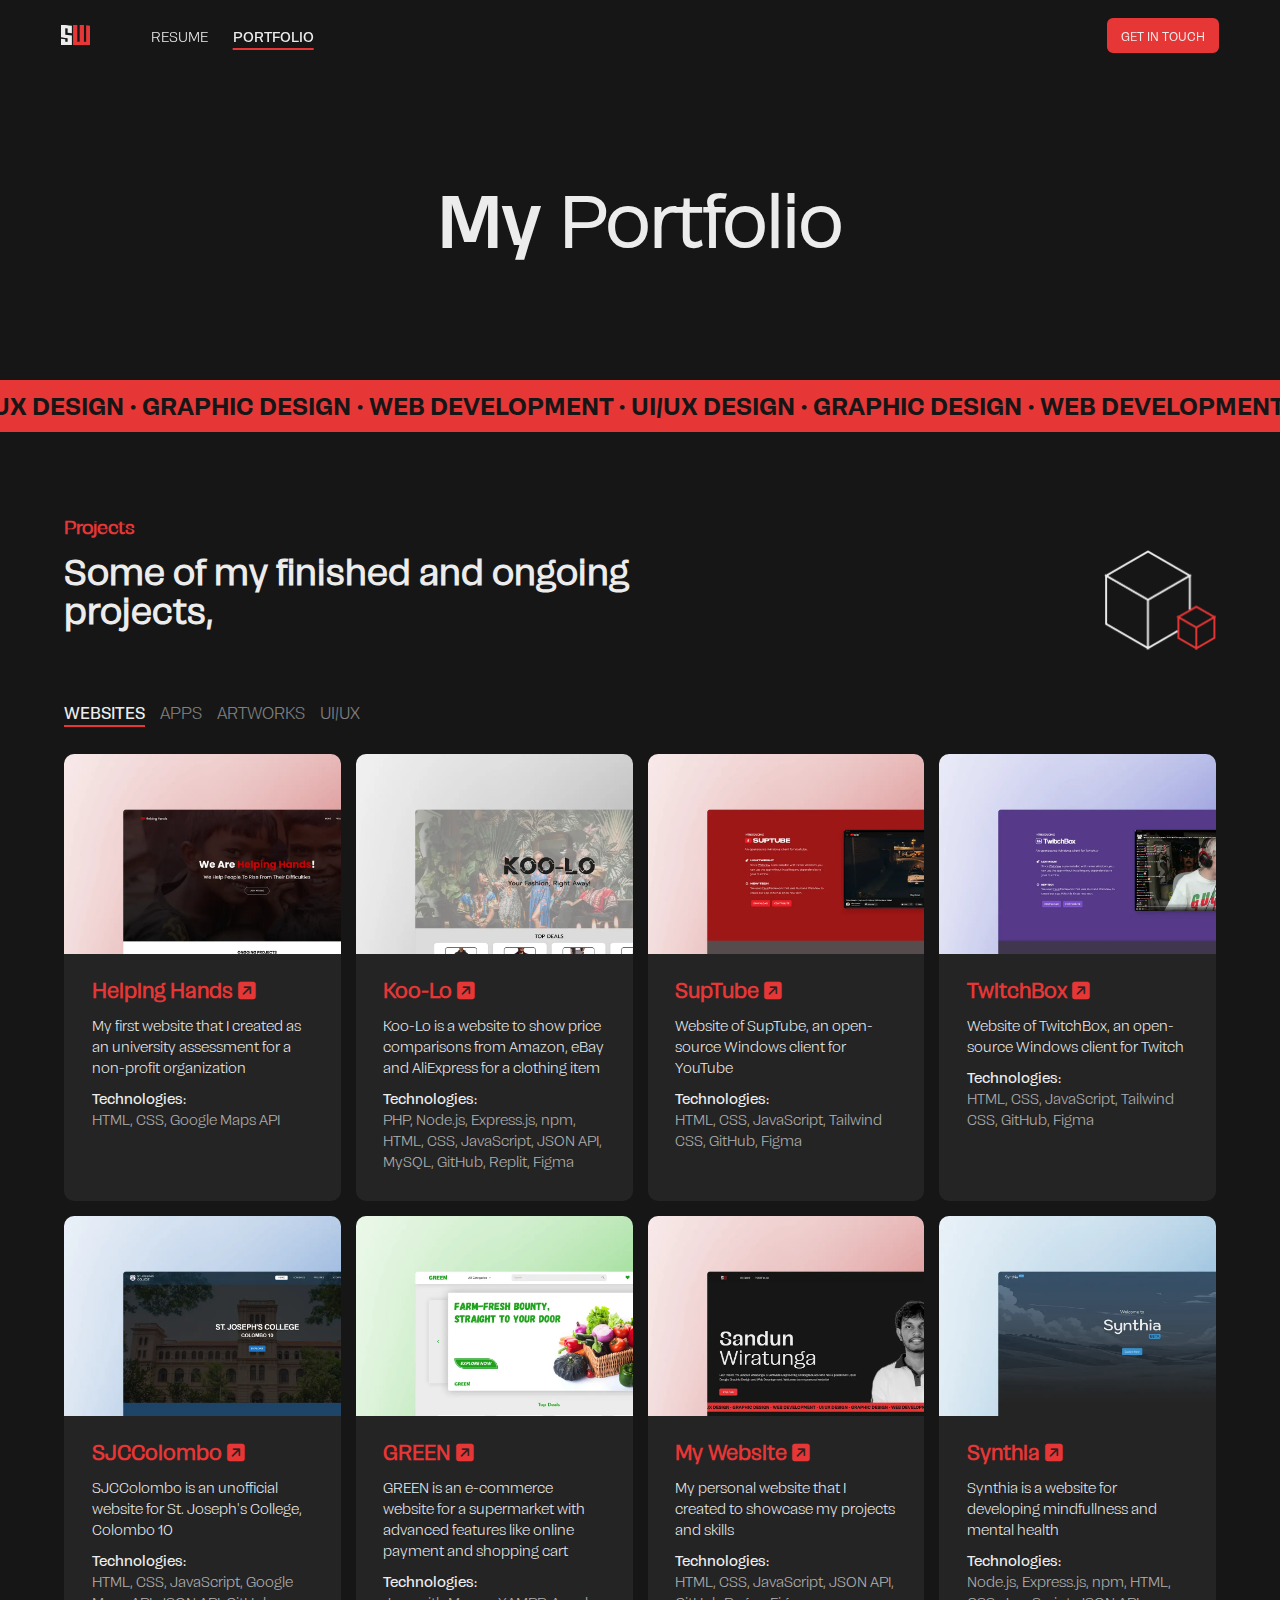
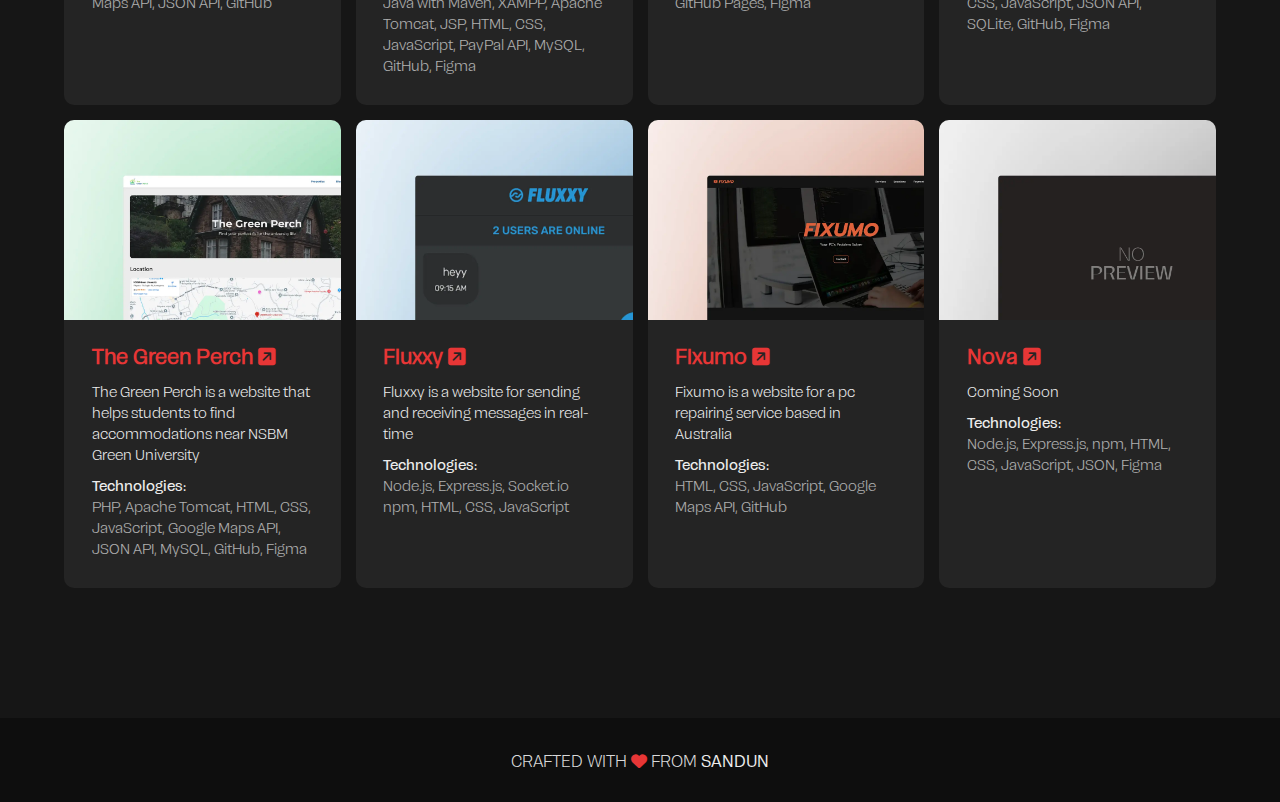
<file: portfolio.html>
<!DOCTYPE html>
<html lang="en">

<head>
	<!-- Google tag (gtag.js) -->
	<script async src="https://www.googletagmanager.com/gtag/js?id=G-GM9T435SFG"></script>
	<script>
		window.dataLayer = window.dataLayer || [];
		function gtag(){dataLayer.push(arguments);}
		gtag('js', new Date());
		gtag('config', 'G-GM9T435SFG');
	</script>

	<meta charset="UTF-8">
	<meta http-equiv="X-UA-Compatible" content="IE=edge">
	<meta name="viewport" content="width=device-width, initial-scale=1.0">
	<meta name="theme-color" content="#CD3131">

	<!-- Meta Tags Start =================================================================================-->
	<meta name="title" content="Sandun Wiratunga - Portfolio">
	<meta name="description" content="Hey There! I'm Sandun Wiratunga, a Software Engineering Undergraduate who has a passion in UI/UX Design, Graphic Design and Web Development. Welcome to my personal website!">
	<!-- Open Graph -->
	<meta property="og:type" content="website">
	<meta property="og:url" content="">
	<meta property="og:title" content="Sandun Wiratunga - Portfolio">
	<meta property="og:description" content="Hey There! I'm Sandun Wiratunga, a Software Engineering Undergraduate who has a passion in UI/UX Design, Graphic Design and Web Development. Welcome to my personal website!">
	<meta property="og:image" content="https://i.postimg.cc/JhGS2GXR/preview.jpg">
	<!-- Twitter -->
	<meta name="twitter:card" content="summary_large_image">
	<meta name="twitter:url" content="">
	<meta name="twitter:title" content="Sandun Wiratunga - Portfolio">
	<meta name="twitter:description" content="Hey There! I'm Sandun Wiratunga, a Software Engineering Undergraduate who has a passion in UI/UX Design, Graphic Design and Web Development. Welcome to my personal website!">
	<meta name="twitter:image" content="https://i.postimg.cc/JhGS2GXR/preview.jpg">
	<!--=================================================================================== Meta Tags End -->

	<title>Sandun Wiratunga - Portfolio</title>

	<link rel="stylesheet" href="/css/fonts.css">
	<link rel="stylesheet" href="/css/style.css">
	<link rel="stylesheet" href="/css/mobile.css">
	<link rel="stylesheet" href="https://cdnjs.cloudflare.com/ajax/libs/font-awesome/6.6.0/css/all.min.css">
	<script src="/script.js" defer></script>
	<script src="/js/portfolio.js" defer></script>
	<script src="/js/footer.js" defer></script>

	<link rel="preload" href="/css/fonts.css" as="style" type="text/css">
	<link rel="preload" href="/css/style.css" as="style" type="text/css">
	<link rel="preload" href="/css/mobile.css" as="style" type="text/css">
	<link rel="preload" href="https://cdnjs.cloudflare.com/ajax/libs/font-awesome/6.6.0/css/all.min.css" as="style" type="text/css" crossorigin>
	<link rel="preload" href="/script.js" as="script" type="text/javascript">
	<link rel="preload" href="/js/portfolio.js" as="script" type="text/javascript">
	<link rel="preload" href="/fonts/Campeche-Light.otf" as="font" type="font/otf" crossorigin>
	<link rel="preload" href="/fonts/Campeche-Regular.otf" as="font" type="font/otf" crossorigin>
	<link rel="preload" href="/fonts/Campeche-Medium.otf" as="font" type="font/otf" crossorigin>
	<link rel="preload" href="/fonts/Campeche-Bold.otf" as="font" type="font/otf" crossorigin>
	<link rel="preload" href="/fonts/CampecheDisplay-Regular.otf" as="font" type="font/otf" crossorigin>
	<link rel="preload" href="/fonts/CampecheDisplay-Medium.otf" as="font" type="font/otf" crossorigin>

	<link rel="icon" href="https://i.postimg.cc/br0TXKGt/favicon.png">
</head>

<body>

	<nav class="flex flexRow">
		<div class="flex flexRow justifyEvenly height100 width100">
			<a class="navLogo flex height100 width20" href="/">
				<svg id="Layer_2" data-name="Layer 2" xmlns="http://www.w3.org/2000/svg" viewBox="0 0 1428 972"><defs><style>.cls-1{fill:#ececec;}.cls-2{fill:#e73636;}</style></defs><path class="cls-1" d="M564.6,548v459.6H35.4V704L243,732.8V850.4H357V677.6L243,662,35.4,634.4V35.6H243L357,50l51.6,7.2,156,20.4V434L357,406.4V207.2L243,192.8v312l114,15.6Z" transform="translate(-35.4 -35.6)"/><path class="cls-2" d="M622.2,1007.6V35.6H829.8V850.4h114V35.6h207.6V850.4h104.4V50l207.6,27.6v930Z" transform="translate(-35.4 -35.6)"/></svg>
			</a>

			<div class="flex justifyStart height100 width70 m-width40 gap25 m-gap15">
				<a class="light m-fontSize12" href="/#resume">RESUME</a>
				<a class="light m-fontSize12 medium activeLink" id="navPortfolioLink" href="/portfolio.html">PORTFOLIO</a>
			</div>

			<script>
				const navPortfolioLink = document.getElementById('navPortfolioLink');

				navPortfolioLink.onclick = () => {
					event.preventDefault();
					document.body.scrollTop = 0; // For Safari
					document.documentElement.scrollTop = 0; // For Chrome, Firefox, IE and Opera
				}
			</script>

			<div class="flex height100">
				<a class="redLinkBtn redBtn regular" href="/#contact">Get In Touch</a>
			</div>
		</div>
	</nav>



	<header class="subheader flex flexCol">
		<div class="flex flexRow justifyCenter alignCenter height100 width100">
			<h1 class="subheaderHeading flex flexRow m-flexCol alignCenter justifyCenter width100 marginT50 gap20 m-gap0">
				<span class="disMedium m-marginB-25">My</span>
				<span class="light">Portfolio</span>
			</h1>
		</div>
	</header>



	<div class="divider bold">
		UI/UX DESIGN • GRAPHIC DESIGN • WEB DEVELOPMENT • UI/UX DESIGN • GRAPHIC DESIGN • WEB DEVELOPMENT • UI/UX DESIGN • GRAPHIC DESIGN • WEB DEVELOPMENT • UI/UX DESIGN • GRAPHIC DESIGN • WEB DEVELOPMENT • UI/UX DESIGN • GRAPHIC DESIGN • WEB DEVELOPMENT
	</div>



	<div class="containerBlock flex">
		<div class="container flex flexCol">
			<h2 class="heading disRegular width100">Projects</h2>

			<div class="flex flexRow justifyBetween alignStart width100 marginT10 marginB50 m-marginB30">
				<h3 class="subHeading regular width50 m500-width100">Some of my finished and ongoing projects,</h3>

				<div class="cubeImg m500-noDisplay">
					<img src="/images/cube.png">
				</div>
			</div>

			<div class="filterLinks flex flexRow textUpperCase justifyStart alignStart width100 marginB30 gap15">
				<span id="filterWebsites" class="filterLink">Websites</span>
				<span id="filterApps" class="filterLink">Apps</span>
				<span id="filterArtworks" class="filterLink">Artworks</span>
				<span id="filterUIUX" class="filterLink">UI/UX</span>
			</div>

			<div class="grid gridCol4 m-gridCol3 m500-gridCol1 gap15 width100 marginB50" id="portfolioGrid"></div>
		</div>
	</div>



	<footer></footer>



	<!-- SCROLL-TO-TOP START ===========================================================-->
	<button id="toTopBtn" class="flex redBtn"><i class="fa-solid fa-chevron-up"></i></button>
	<!--============================================================= SCROLL-TO-TOP END -->

</body>

</html>
</file>
<file: css/fonts.css>
@font-face {
	font-family: "Campeche Light";
	src: url("/fonts/Campeche-Light.otf") format("opentype");
}
@font-face {
	font-family: "Campeche Regular";
	src: url("/fonts/Campeche-Regular.otf") format("opentype");
}
@font-face {
	font-family: "Campeche Medium";
	src: url("/fonts/Campeche-Medium.otf") format("opentype");
}
@font-face {
	font-family: "Campeche Bold";
	src: url("/fonts/Campeche-Bold.otf") format("opentype");
}


@font-face {
	font-family: "Campeche-Display Regular";
	src: url("/fonts/CampecheDisplay-Regular.otf") format("opentype");
}
@font-face {
	font-family: "Campeche-Display Medium";
	src: url("/fonts/CampecheDisplay-Medium.otf") format("opentype");
}


.light{
	font-family: "Campeche Light", sans-serif;
}
.regular{
	font-family: "Campeche Regular", sans-serif;
}
.medium{
	font-family: "Campeche Medium", sans-serif;
}
.bold{
	font-family: "Campeche Bold", sans-serif;
}

.disRegular{
	font-family: "Campeche-Display Regular", sans-serif;
}
.disMedium{
	font-family: "Campeche-Display Medium", sans-serif;
}
</file>
<file: css/style.css>
:root{
	--white: #ECECEC;
	--white2: #D9D9D9;
	--grey: #242424;
	--black: #161616;
	--accent: #E73636;
	--accent2: #CD3131;
	--green: #1EAD1E;

	--mailColor: #D18E11;
	--ytColor: #FF0000;
	--spotifyColor: #1DB954;
	--twtvColor: #9146FF;
	--linColor: #0A66C2;
	--igColor: #FF0069;
	--ghColor: #181717;
	--behanceColor: #1769FF;
}

*{
	margin: 0;
	padding: 0;
	font-family: "Campeche Regular", sans-serif;
	scrollbar-width: thin; /*For Firefox*/
	scrollbar-color: var(--accent) var(--black);
}


/* SCROLLBAR PROPERTIES START ========================================= */
*::-webkit-scrollbar{
	width: 8px;
}
*::-webkit-scrollbar-track{
	background: transparent;
}
*::-webkit-scrollbar-thumb{
	background-color: var(--accent);
	border-radius: 5px;
}
*::-webkit-scrollbar-thumb:hover{
	background-color: var(--accent2);
}
*::-webkit-scrollbar-thumb:active{
	background-color: #B92C2C;
}
/* =========================================== SCROLLBAR PROPERTIES END */


html{
	color: var(--white);
	background: var(--black);
	scroll-behavior: smooth;
}


a{
	color: var(--white);
	text-decoration: none;
}


button{
	padding: 8px 18px;
	font-size: 14px;
	border: none;
	border-radius: 6px;
	outline: none;
	text-transform: uppercase;
	cursor: pointer;
}
.redLinkBtn {
	padding: 8px 18px;
	font-size: 14px;
	border: none;
	border-radius: 6px;
	outline: none;
	text-transform: uppercase;
	transition: 0.3s;
}
.redLinkBtn:hover {
	color: var(--white);
	background: var(--accent);
	border: 2px solid var(--accent);
	transition: 0.3s;
}

.redBtn{
	color: var(--white);
	background: var(--accent);
	border: 2px solid var(--accent);
	transition: 0.3s;
}
.redBtn:hover{
	background: var(--accent2);
	transition: 0.3s;
}
.whiteBtn{
	color: var(--black);
	background: var(--white);
	border: 2px solid var(--white);
	transition: 0.3s;
}
.whiteBtn:hover{
	background: var(--white2);
	transition: 0.3s;
}


.whiteText{
	color: var(--white);
}
.redText{
	color: var(--accent);
}


.textLeft{
	text-align: left;
}
.textCenter{
	text-align: center;
}
.textJustify{
	text-align: justify;
	text-align-last: left;
}
.textRight{
	text-align: right;
}


.lineH10{
	line-height: 1.0;
}
.lineH11{
	line-height: 1.1;
}
.lineH12{
	line-height: 1.2;
}
.lineH13{
	line-height: 1.3;
}
.lineH14{
	line-height: 1.4;
}
.lineH15{
	line-height: 1.5;
}
.lineH16{
	line-height: 1.6;
}
.lineH17{
	line-height: 1.7;
}
.lineH18{
	line-height: 1.8;
}
.lineH19{
	line-height: 1.9;
}
.lineH20{
	line-height: 2.0;
}


.heading{
	color: var(--accent);
	font-size: 18px;
}
.subHeading{
	color: var(--white);
	font-size: 35px;
	line-height: 1.1;
}

.grid{
	display: grid;
}
.gridCol{
	grid-template-columns: repeat(auto-fill, minmax(100px, 1fr));
}
.gridRow{
	grid-template-rows: repeat(auto-fill, minmax(100px, 1fr));
}
.gridCol1{
	grid-template-columns: repeat(1, 1fr);
}
.gridCol2{
	grid-template-columns: repeat(2, 1fr);
}
.gridCol3{
	grid-template-columns: repeat(3, 1fr);
}
.gridCol4{
	grid-template-columns: repeat(4, 1fr);
}
.gridCol5{
	grid-template-columns: repeat(5, 1fr);
}

.flex{
	display: flex;
	justify-content: center;
	align-items: center;
}
.flexCol{
	flex-direction: column;
}
.flexRow{
	flex-direction: row;
}

.justifyStart{
	justify-content: flex-start;
}
.justifyEnd{
	justify-content: flex-end;
}
.justifyBetween{
	justify-content: space-between;
}
.justifyAround{
	justify-content: space-around;
}
.justifyEvenly{
	justify-content: space-evenly;
}
.alignStart{
	align-items: flex-start;
}
.alignCenter{
	align-items: center;
}
.alignEnd{
	align-items: flex-end;
}


.width5{
	width: 5%;
}
.width10{
	width: 10%;
}
.width20{
	width: 20%;
}
.width30{
	width: 30%;
}
.width40{
	width: 40%;
}
.width50{
	width: 50%;
}
.width60{
	width: 60%;
}
.width70{
	width: 70%;
}
.width80{
	width: 80%;
}
.width85{
	width: 85%;
}
.width90{
	width: 90%;
}
.width95{
	width: 95%;
}
.width100{
	width: 100%;
}

.height5{
	height: 5%;
}
.height10{
	height: 10%;
}
.height20{
	height: 20%;
}
.height30{
	height: 30%;
}
.height40{
	height: 40%;
}
.height50{
	height: 50%;
}
.height60{
	height: 60%;
}
.height70{
	height: 70%;
}
.height80{
	height: 80%;
}
.height90{
	height: 90%;
}
.height100{
	height: 100%;
}


.marginT5{
	margin-top: 5px;
}
.marginT10{
	margin-top: 10px;
}
.marginT15{
	margin-top: 15px;
}
.marginT20{
	margin-top: 20px;
}
.marginT25{
	margin-top: 25px;
}
.marginT30{
	margin-top: 30px;
}
.marginT35{
	margin-top: 35px;
}
.marginT40{
	margin-top: 40px;
}
.marginT45{
	margin-top: 45px;
}
.marginT50{
	margin-top: 50px;
}

.marginB5{
	margin-bottom: 5px;
}
.marginB10{
	margin-bottom: 10px;
}
.marginB15{
	margin-bottom: 15px;
}
.marginB20{
	margin-bottom: 20px;
}
.marginB25{
	margin-bottom: 25px;
}
.marginB30{
	margin-bottom: 30px;
}
.marginB35{
	margin-bottom: 35px;
}
.marginB40{
	margin-bottom: 40px;
}
.marginB45{
	margin-bottom: 45px;
}
.marginB50{
	margin-bottom: 50px;
}

.marginL5{
	margin-left: 5px;
}
.marginL10{
	margin-left: 10px;
}
.marginL15{
	margin-left: 15px;
}
.marginL20{
	margin-left: 20px;
}
.marginL25{
	margin-left: 25px;
}
.marginL30{
	margin-left: 30px;
}
.marginL35{
	margin-left: 35px;
}
.marginL40{
	margin-left: 40px;
}
.marginL45{
	margin-left: 45px;
}
.marginL50{
	margin-left: 50px;
}

.marginR5{
	margin-right: 5px;
}
.marginR10{
	margin-right: 10px;
}
.marginR15{
	margin-right: 15px;
}
.marginR20{
	margin-right: 20px;
}
.marginR25{
	margin-right: 25px;
}
.marginR30{
	margin-right: 30px;
}
.marginR35{
	margin-right: 35px;
}
.marginR40{
	margin-right: 40px;
}
.marginR45{
	margin-right: 45px;
}
.marginR50{
	margin-right: 50px;
}


.padding5{
	padding: 5px;
}
.padding10{
	padding: 10px;
}
.padding15{
	padding: 15px;
}
.padding20{
	padding: 20px;
}
.padding25{
	padding: 25px;
}
.padding30{
	padding: 30px;
}
.padding35{
	padding: 35px;
}
.padding40{
	padding: 40px;
}
.padding45{
	padding: 45px;
}
.padding50{
	padding: 50px;
}

.paddingT5{
	padding-top: 5px;
}
.paddingT10{
	padding-top: 10px;
}
.paddingT15{
	padding-top: 15px;
}
.paddingT20{
	padding-top: 20px;
}
.paddingT25{
	padding-top: 25px;
}
.paddingT30{
	padding-top: 30px;
}
.paddingT35{
	padding-top: 35px;
}
.paddingT40{
	padding-top: 40px;
}
.paddingT45{
	padding-top: 45px;
}
.paddingT50{
	padding-top: 50px;
}

.paddingB5{
	padding-bottom: 5px;
}
.paddingB10{
	padding-bottom: 10px;
}
.paddingB15{
	padding-bottom: 15px;
}
.paddingB20{
	padding-bottom: 20px;
}
.paddingB25{
	padding-bottom: 25px;
}
.paddingB30{
	padding-bottom: 30px;
}
.paddingB35{
	padding-bottom: 35px;
}
.paddingB40{
	padding-bottom: 40px;
}
.paddingB45{
	padding-bottom: 45px;
}
.paddingB50{
	padding-bottom: 50px;
}

.paddingL5{
	padding-left: 5px;
}
.paddingL10{
	padding-left: 10px;
}
.paddingL15{
	padding-left: 15px;
}
.paddingL20{
	padding-left: 20px;
}
.paddingL25{
	padding-left: 25px;
}
.paddingL30{
	padding-left: 30px;
}
.paddingL35{
	padding-left: 35px;
}
.paddingL40{
	padding-left: 40px;
}
.paddingL45{
	padding-left: 45px;
}
.paddingL50{
	padding-left: 50px;
}

.paddingR5{
	padding-right: 5px;
}
.paddingR10{
	padding-right: 10px;
}
.paddingR15{
	padding-right: 15px;
}
.paddingR20{
	padding-right: 20px;
}
.paddingR25{
	padding-right: 25px;
}
.paddingR30{
	padding-right: 30px;
}
.paddingR35{
	padding-right: 35px;
}
.paddingR40{
	padding-right: 40px;
}
.paddingR45{
	padding-right: 45px;
}
.paddingR50{
	padding-right: 50px;
}


.gap0{
	gap: 0px;
}
.gap05{
	gap: 5px;
}
.gap10{
	gap: 10px;
}
.gap15{
	gap: 15px;
}
.gap20{
	gap: 20px;
}
.gap25{
	gap: 25px;
}
.gap30{
	gap: 30px;
}
.gap35{
	gap: 35px;
}
.gap40{
	gap: 40px;
}
.gap45{
	gap: 45px;
}
.gap50{
	gap: 50px;
}



.fontSize8{
	font-size: 8px;
}
.fontSize10{
	font-size: 10px;
}
.fontSize12{
	font-size: 12px;
}
.fontSize14{
	font-size: 14px;
}
.fontSize16{
	font-size: 16px;
}
.fontSize18{
	font-size: 18px;
}
.fontSize20{
	font-size: 20px;
}
.fontSize24{
	font-size: 24px;
}
.fontSize30{
	font-size: 30px;
}
.fontSize40{
	font-size: 40px;
}



.textNormalCase{
	text-transform: none;
}
.textUpperCase{
	text-transform: uppercase;
}
.textLowerCase{
	text-transform: lowercase;
}
.textCapitalize{
	text-transform: capitalize;
}



.opacity0{
	opacity: 0;
}
.opacity1{
	opacity: 0.1;
}
.opacity2{
	opacity: 0.2;
}
.opacity3{
	opacity: 0.3;
}
.opacity4{
	opacity: 0.4;
}
.opacity5{
	opacity: 0.5;
}
.opacity6{
	opacity: 0.6;
}
.opacity7{
	opacity: 0.7;
}
.opacity8{
	opacity: 0.8;
}
.opacity9{
	opacity: 0.9;
}
.opacity10{
	opacity: 1;
}


.containerBlock{
	width: 100%;
	padding: 10px 0;
}
.container{
	width: 90%;
	padding: 70px 0;
}


nav{
	position: fixed;
	top: 0;
	height: 70px;
	width: 100%;
	background: #161616C0;
	font-size: 14px;
	z-index: 100;
	backdrop-filter: blur(25px);
}

.navLogo{
	height: 20px;
	width: auto;
	cursor: pointer;
}
.navLogo svg{
	width: 100%;
	height: 100%;
	object-fit: contain;
}

nav a{
	color: var(--white);
	cursor: pointer;
	transition: 0.3s;
}
nav a:hover{
	color: var(--white2);
	transition: 0.3s;
}

nav .redLinkBtn{
	padding: 6px 12px;
	font-size: 12px;
}

.activeLink {
	text-decoration: underline;
	text-underline-offset: 6px;
	text-decoration-color: var(--accent);
	text-decoration-thickness: 2px;
}

.filterLink {
	cursor: pointer;
}

.header{
	height: 100svh;
	height: 100dvh;
	height: 100vh;
}
.subheader{
	height: 380px;
	background: linear-gradient(#161616F0, #161616F0), url('https://i.postimg.cc/fW1PK5d9/subheader.webp');
	background-size: cover;
	background-position: center;
}

.headerHeading{
	font-weight: 600;
	font-size: 110px;
}
.subheaderHeading{
	font-weight: 600;
	font-size: 70px;
}

.proPic img{
	height: 100%;
	width: 100%;
	object-fit: contain;
}



.divider{
	font-size: 24px;
	margin-left: -40px;
	padding: 6px 0 10px 0;
	white-space: nowrap;
	overflow: hidden;
	color: var(--black);
	background: var(--accent);
}



.cubeImg{
	height: 100px;
	width: auto;
}
.cubeImg img{
	height: 100%;
	width: 100%;
	object-fit: cover;
}

.cubeLargeImg{
	height: 300px;
}
.cubeLargeImg img{
	height: 100%;
	width: 100%;
	object-fit: contain;
}


.aboutCounter h1{
	font-size: 50px;
}


.linkCard{
	height: 60px;
	padding: 8px 25px;
	border-radius: 10px;
	background: var(--grey);
	gap: 20px;
	transition: 0.3s;
}
.linkCard:hover{
	background: #404040;
	transition: 0.3s;
}

.linkCard h1{
	font-size: 18px;
}
.linkCard h2{
	font-size: 18px;
}

.linkCard i{
	color: var(--accent);
}

.linkLogo{
	height: 50%;
	width: auto;
}
.linkLogo img{
	width: 100%;
	height: 100%;
	border-radius: 5px;
	object-fit: contain;
}


.serviceCard{
	height: 60px;
	padding: 8px 25px;
	border-radius: 10px;
	background: var(--grey);
	gap: 20px;
	cursor: pointer;
	transition: 0.3s;
}
.serviceCard:hover{
	background: #404040;
	transition: 0.3s;
}
.serviceCard i{
	color: var(--accent);
}

.serviceLink[open] .serviceCard{
	background: #404040;
	border-radius: 10px 10px 0 0;
	transition: 0s;
}

.serviceDesc{
	height: auto;
	padding: 30px 25px;
	border-radius: 0 0 10px 10px;
	background: var(--grey);
}
.serviceDesc li{
	list-style: none;
	padding-bottom: 10px;
}
.serviceDesc li:last-child{
	padding-bottom: 0;
}
.serviceDesc li:before{
	content: "-";
	color: var(--accent);
	padding-right: 10px;
}



.formBox{
	height: 650px;
}

.formImage img{
	height: 100%;
	width: 100%;
	border-radius: 10px 0 0 10px;
	object-fit: cover;
}

.formContent{
	background: var(--grey);
	border-radius: 0 10px 10px 0;
}

form input {
	width: 95%;
	font-size: 14px;
	background: #B2B2B2;
	padding: 8px 10px;
	border-radius: 10px;
	border: 2px solid #515151;
	outline: none;
	transition: 0.3s;
}
form input:focus{
	background: var(--white);
	border: 2px solid var(--accent);
	transition: 0.3s;
}

form textarea{
	width: 95%;
	height: 220px;
	font-size: 14px;
	background: #B2B2B2;
	padding: 8px 10px;
	border-radius: 10px;
	border: 2px solid #515151;
	outline: none;
	resize: none;
	transition: 0.3s;
}
form textarea:focus{
	background: var(--white);
	border: 2px solid var(--accent);
	transition: 0.3s;
}



.socialCard{
	height: 60px;
	padding: 8px 25px;
	border-radius: 10px;
	background: var(--grey);
	gap: 20px;
	transition: 0.3s;
}

.socialCard h1{
	font-size: 24px;
}

.socialCard i{
	color: var(--accent);
	font-size: 24px;
	transition: 0.3s;
}
.socialCard:hover i{
	color: var(--white);
	transition: 0.3s;
}

#mailLink:hover{
	color: var(--white);
	background: var(--mailColor);
	transition: 0.3s;
}
#twtvLink:hover{
	color: var(--white);
	background: var(--twtvColor);
	transition: 0.3s;
}
#ytLink:hover{
	color: var(--white);
	background: var(--ytColor);
	transition: 0.3s;
}
#spotifyLink:hover{
	color: var(--white);
	background: var(--spotifyColor);
	transition: 0.3s;
}
#ghLink:hover{
	color: var(--white);
	background: var(--ghColor);
	transition: 0.3s;
}
#linLink:hover{
	color: var(--white);
	background: var(--linColor);
	transition: 0.3s;
}
#igLink:hover{
	color: var(--white);
	background: var(--igColor);
	transition: 0.3s;
}
#behanceLink:hover{
	color: var(--white);
	background: var(--behanceColor);
	transition: 0.3s;
}



.portfolioCard .portfolioCardWebsitesLink{
	color: var(--accent);
	transition: 0.3s;
}
.portfolioCard .portfolioCardWebsitesLink:hover{
	color: var(--white);
	transition: 0.3s;
}

.portfolioCard .portfolioCardAppsLink{
	color: var(--accent);
	transition: 0.3s;
}
.portfolioCard .portfolioCardAppsLink:hover{
	color: var(--white);
	transition: 0.3s;
}

.portfolioCardArtworksLink{
	opacity: 0;
	color: var(--white);
	background: #E73636E0;
	border-radius: 10px;
	transition: 0.2s;
}
.portfolioCard:hover .portfolioCardArtworksLink{
	opacity: 1;
	transition: 0.2s;
}

.portfolioCard .portfolioCardUIUXLink{
	color: var(--accent);
	transition: 0.3s;
}
.portfolioCard .portfolioCardUIUXLink:hover{
	color: var(--white);
	transition: 0.3s;
}



#toTopBtn{
	opacity: 0;
	position: fixed;
	bottom: 20px;
	right: 20px;
	z-index: 5;
	font-size: 20px;
	width: 45px;
	height: 45px;
	border-radius: 10px;
	padding: 0;
	transition: 0.2s;
}



footer{
	color: var(--white2);
	background: #0E0E0E;
}
footer i{
	color: var(--accent);
}
</file>
<file: css/mobile.css>
@media (max-width: 500px) {

	.m500-noDisplay{
		display: none;
	}
	.m500-widthauto{
		width: auto;
	}
	.m500-width10{
		width: 10%;
	}
	.m500-width15{
		width: 15%;
	}
	.m500-width20{
		width: 20%;
	}
	.m500-width25{
		width: 25%;
	}
	.m500-width30{
		width: 30%;
	}
	.m500-width35{
		width: 35%;
	}
	.m500-width40{
		width: 40%;
	}
	.m500-width45{
		width: 45%;
	}
	.m500-width50{
		width: 50%;
	}
	.m500-width55{
		width: 55%;
	}
	.m500-width60{
		width: 60%;
	}
	.m500-width65{
		width: 65%;
	}
	.m500-width70{
		width: 70%;
	}
	.m500-width75{
		width: 75%;
	}
	.m500-width80{
		width: 80%;
	}
	.m500-width85{
		width: 85%;
	}
	.m500-width90{
		width: 90%;
	}
	.m500-width95{
		width: 95%;
	}
	.m500-width100{
		width: 100%;
	}

	.m500-gridCol1{
		grid-template-columns: repeat(1, 1fr);
	}
	.m500-gridCol2{
		grid-template-columns: repeat(2, 1fr);
	}
	.m500-gridCol3{
		grid-template-columns: repeat(3, 1fr);
	}
	.m500-gridCol4{
		grid-template-columns: repeat(4, 1fr);
	}
	.m500-gridCol5{
		grid-template-columns: repeat(5, 1fr);
	}


	.headerHeading {
		font-size: 55px;
	}
	.subheaderHeading {
		font-size: 55px;
	}

	.linkCard h5{
		font-size: 24px;
	}

	.filterLinks {
		white-space: nowrap;
		overflow: auto;
		padding-bottom: 10px;
	}

}


@media (min-width: 500px) and (max-width: 1048px) {

	.m-noDisplay{
		display: none;
	}

	.headerHeading {
		font-size: 70px;
	}
	.subheaderHeading {
		font-size: 60px;
	}

	.m-grid{
		display: grid;
	}
	.m-gridCol{
		grid-template-columns: repeat(auto-fill, minmax(100px, 1fr));
	}
	.m-gridRow{
		grid-template-rows: repeat(auto-fill, minmax(100px, 1fr));
	}
	.m-gridCol1{
		grid-template-columns: repeat(1, 1fr);
	}
	.m-gridCol2{
		grid-template-columns: repeat(2, 1fr);
	}
	.m-gridCol3{
		grid-template-columns: repeat(3, 1fr);
	}
	.m-gridCol4{
		grid-template-columns: repeat(4, 1fr);
	}
	.m-gridCol5{
		grid-template-columns: repeat(5, 1fr);
	}

	.linkCard h5{
		font-size: 24px;
	}

}


@media (max-width: 1048px) {

	.m-flexColReverse{
		flex-direction: column-reverse;
	}
	.m-flexCol{
		flex-direction: column;
	}
	.m-flexRow{
		flex-direction: row;
	}

	.m-justifyCenter{
		justify-content: center;
	}

	.m-gap0{
		gap: 0px;
	}
	.m-gap5{
		gap: 5px;
	}
	.m-gap10{
		gap: 10px;
	}
	.m-gap15{
		gap: 15px;
	}
	.m-gap20{
		gap: 20px;
	}
	.m-gap25{
		gap: 25px;
	}
	.m-gap30{
		gap: 30px;
	}
	.m-gap35{
		gap: 35px;
	}
	.m-gap40{
		gap: 40px;
	}
	.m-gap45{
		gap: 45px;
	}
	.m-gap50{
		gap: 50px;
	}

	.m-noDisplay{
		display: none;
	}


	.m-heightauto{
		height: auto;
	}
	.m-height5{
		height: 5%;
	}
	.m-height10{
		height: 10%;
	}
	.m-height15{
		height: 15%;
	}
	.m-height20{
		height: 20%;
	}
	.m-height25{
		height: 25%;
	}
	.m-height30{
		height: 30%;
	}
	.m-height35{
		height: 35%;
	}
	.m-height40{
		height: 40%;
	}
	.m-height45{
		height: 45%;
	}
	.m-height50{
		height: 50%;
	}
	.m-height55{
		height: 55%;
	}
	.m-height60{
		height: 60%;
	}
	.m-height65{
		height: 65%;
	}
	.m-height70{
		height: 70%;
	}
	.m-height75{
		height: 75%;
	}
	.m-height80{
		height: 80%;
	}
	.m-height85{
		height: 85%;
	}
	.m-height90{
		height: 90%;
	}
	.m-height95{
		height: 95%;
	}
	.m-height100{
		height: 100%;
	}

	.m-widthauto{
		width: auto;
	}
	.m-width5{
		width: 5%;
	}
	.m-width10{
		width: 10%;
	}
	.m-width15{
		width: 15%;
	}
	.m-width20{
		width: 20%;
	}
	.m-width25{
		width: 25%;
	}
	.m-width30{
		width: 30%;
	}
	.m-width35{
		width: 35%;
	}
	.m-width40{
		width: 40%;
	}
	.m-width45{
		width: 45%;
	}
	.m-width50{
		width: 50%;
	}
	.m-width55{
		width: 55%;
	}
	.m-width60{
		width: 60%;
	}
	.m-width65{
		width: 65%;
	}
	.m-width70{
		width: 70%;
	}
	.m-width75{
		width: 75%;
	}
	.m-width80{
		width: 80%;
	}
	.m-width85{
		width: 85%;
	}
	.m-width90{
		width: 90%;
	}
	.m-width95{
		width: 95%;
	}
	.m-width100{
		width: 100%;
	}

	.m-textLeft{
		text-align: left;
	}
	.m-textCenter{
		text-align: center;
	}
	.m-textJustify{
		text-align: justify;
		text-align-last: left;
	}
	.m-textRight{
		text-align: right;
	}

	.m-lineH10{
		line-height: 1.0;
	}
	.m-lineH11{
		line-height: 1.1;
	}
	.m-lineH12{
		line-height: 1.2;
	}
	.m-lineH13{
		line-height: 1.3;
	}
	.m-lineH14{
		line-height: 1.4;
	}
	.m-lineH15{
		line-height: 1.5;
	}
	.m-lineH16{
		line-height: 1.6;
	}
	.m-lineH17{
		line-height: 1.7;
	}
	.m-lineH18{
		line-height: 1.8;
	}
	.m-lineH19{
		line-height: 1.9;
	}
	.m-lineH20{
		line-height: 2.0;
	}


	.container{
		padding-top: 55px;
		padding-bottom: 5px;
	}

	.m-margin5{
		margin: 5px;
	}
	.m-margin10{
		margin: 10px;
	}
	.m-margin15{
		margin: 15px;
	}
	.m-margin20{
		margin: 20px;
	}
	.m-margin25{
		margin: 25px;
	}
	.m-margin30{
		margin: 30px;
	}
	.m-margin35{
		margin: 35px;
	}
	.m-margin40{
		margin: 40px;
	}
	.m-margin45{
		margin: 45px;
	}
	.m-margin50{
		margin: 50px;
	}
	.m-margin55{
		margin: 55px;
	}
	.m-margin60{
		margin: 60px;
	}
	.m-margin65{
		margin: 65px;
	}
	.m-margin70{
		margin: 70px;
	}
	.m-margin75{
		margin: 75px;
	}
	.m-margin80{
		margin: 80px;
	}
	.m-margin85{
		margin: 85px;
	}
	.m-margin90{
		margin: 90px;
	}
	.m-margin95{
		margin: 95px;
	}
	.m-margin100{
		margin: 100px;
	}

	.m-marginB-5{
		margin-bottom: -5px;
	}
	.m-marginB-10{
		margin-bottom: -10px;
	}
	.m-marginB-15{
		margin-bottom: -15px;
	}
	.m-marginB-20{
		margin-bottom: -20px;
	}
	.m-marginB-25{
		margin-bottom: -25px;
	}
	.m-marginB-30{
		margin-bottom: -30px;
	}
	.m-marginB-35{
		margin-bottom: -35px;
	}
	.m-marginB-40{
		margin-bottom: -40px;
	}
	.m-marginB-45{
		margin-bottom: -45px;
	}
	.m-marginB-50{
		margin-bottom: -50px;
	}
	.m-marginB-55{
		margin-bottom: -55px;
	}
	.m-marginB-60{
		margin-bottom: -60px;
	}
	.m-marginB-65{
		margin-bottom: -65px;
	}
	.m-marginB-70{
		margin-bottom: -70px;
	}
	.m-marginB-75{
		margin-bottom: -75px;
	}
	.m-marginB-80{
		margin-bottom: -80px;
	}
	.m-marginB-85{
		margin-bottom: -85px;
	}
	.m-marginB-90{
		margin-bottom: -90px;
	}
	.m-marginB-95{
		margin-bottom: -95px;
	}
	.m-marginB-100{
		margin-bottom: -100px;
	}
	.m-marginB5{
		margin-bottom: 5px;
	}
	.m-marginB10{
		margin-bottom: 10px;
	}
	.m-marginB15{
		margin-bottom: 15px;
	}
	.m-marginB20{
		margin-bottom: 20px;
	}
	.m-marginT25{
		margin-top: 25px;
	}
	.m-marginT30{
		margin-top: 30px;
	}
	.m-marginT35{
		margin-top: 35px;
	}
	.m-marginT40{
		margin-top: 40px;
	}
	.m-marginT45{
		margin-top: 45px;
	}
	.m-marginT50{
		margin-top: 50px;
	}
	.m-marginT55{
		margin-top: 55px;
	}
	.m-marginT60{
		margin-top: 60px;
	}
	.m-marginT65{
		margin-top: 65px;
	}
	.m-marginT70{
		margin-top: 70px;
	}
	.m-marginT75{
		margin-top: 75px;
	}
	.m-marginT80{
		margin-top: 80px;
	}
	.m-marginT85{
		margin-top: 85px;
	}
	.m-marginT90{
		margin-top: 90px;
	}
	.m-marginT95{
		margin-top: 95px;
	}
	.m-marginT100{
		margin-top: 100px;
	}
	.m-marginB5{
		margin-bottom: 5px;
	}
	.m-marginB10{
		margin-bottom: 10px;
	}
	.m-marginB15{
		margin-bottom: 15px;
	}
	.m-marginB20{
		margin-bottom: 20px;
	}
	.m-marginB25{
		margin-bottom: 25px;
	}
	.m-marginB30{
		margin-bottom: 30px;
	}
	.m-marginB35{
		margin-bottom: 35px;
	}
	.m-marginB40{
		margin-bottom: 40px;
	}
	.m-marginB45{
		margin-bottom: 45px;
	}
	.m-marginB50{
		margin-bottom: 50px;
	}
	.m-marginB55{
		margin-bottom: 55px;
	}
	.m-marginB60{
		margin-bottom: 60px;
	}
	.m-marginB65{
		margin-bottom: 65px;
	}
	.m-marginB70{
		margin-bottom: 70px;
	}
	.m-marginB75{
		margin-bottom: 75px;
	}
	.m-marginB80{
		margin-bottom: 80px;
	}
	.m-marginB85{
		margin-bottom: 85px;
	}
	.m-marginB90{
		margin-bottom: 90px;
	}
	.m-marginB95{
		margin-bottom: 95px;
	}
	.m-marginB100{
		margin-bottom: 100px;
	}
	.m-marginL5{
		margin-left: 5px;
	}
	.m-marginL10{
		margin-left: 10px;
	}
	.m-marginL15{
		margin-left: 15px;
	}
	.m-marginL20{
		margin-left: 20px;
	}
	.m-marginL25{
		margin-left: 25px;
	}
	.m-marginL30{
		margin-left: 30px;
	}
	.m-marginL35{
		margin-left: 35px;
	}
	.m-marginL40{
		margin-left: 40px;
	}
	.m-marginL45{
		margin-left: 45px;
	}
	.m-marginL50{
		margin-left: 50px;
	}
	.m-marginL55{
		margin-left: 55px;
	}
	.m-marginL60{
		margin-left: 60px;
	}
	.m-marginL65{
		margin-left: 65px;
	}
	.m-marginL70{
		margin-left: 70px;
	}
	.m-marginL75{
		margin-left: 75px;
	}
	.m-marginL80{
		margin-left: 80px;
	}
	.m-marginL85{
		margin-left: 85px;
	}
	.m-marginL90{
		margin-left: 90px;
	}
	.m-marginL95{
		margin-left: 95px;
	}
	.m-marginL100{
		margin-left: 100px;
	}
	.m-marginR5{
		margin-right: 5px;
	}
	.m-marginR10{
		margin-right: 10px;
	}
	.m-marginR15{
		margin-right: 15px;
	}
	.m-marginR20{
		margin-right: 20px;
	}
	.m-marginR25{
		margin-right: 25px;
	}
	.m-marginR30{
		margin-right: 30px;
	}
	.m-marginR35{
		margin-right: 35px;
	}
	.m-marginR40{
		margin-right: 40px;
	}
	.m-marginR45{
		margin-right: 45px;
	}
	.m-marginR50{
		margin-right: 50px;
	}
	.m-marginR55{
		margin-right: 55px;
	}
	.m-marginR60{
		margin-right: 60px;
	}
	.m-marginR65{
		margin-right: 65px;
	}
	.m-marginR70{
		margin-right: 70px;
	}
	.m-marginR75{
		margin-right: 75px;
	}
	.m-marginR80{
		margin-right: 80px;
	}
	.m-marginR85{
		margin-right: 85px;
	}
	.m-marginR90{
		margin-right: 90px;
	}
	.m-marginR95{
		margin-right: 95px;
	}
	.m-marginR100{
		margin-right: 100px;
	}

	.m-padding5{
		padding: 5px;
	}
	.m-padding10{
		padding: 10px;
	}
	.m-padding15{
		padding: 15px;
	}
	.m-padding20{
		padding: 20px;
	}
	.m-padding25{
		padding: 25px;
	}
	.m-padding30{
		padding: 30px;
	}
	.m-padding35{
		padding: 35px;
	}
	.m-padding40{
		padding: 40px;
	}
	.m-padding45{
		padding: 45px;
	}
	.m-padding50{
		padding: 50px;
	}
	.m-padding55{
		padding: 55px;
	}
	.m-padding60{
		padding: 60px;
	}
	.m-padding65{
		padding: 65px;
	}
	.m-padding70{
		padding: 70px;
	}
	.m-padding75{
		padding: 75px;
	}
	.m-padding80{
		padding: 80px;
	}
	.m-padding85{
		padding: 85px;
	}
	.m-padding90{
		padding: 90px;
	}
	.m-padding95{
		padding: 95px;
	}
	.m-padding100{
		padding: 100px;
	}

	.m-fontSize8{
		font-size: 8px;
	}
	.m-fontSize10{
		font-size: 10px;
	}
	.m-fontSize12{
		font-size: 12px;
	}
	.m-fontSize14{
		font-size: 14px;
	}
	.m-fontSize16{
		font-size: 16px;
	}
	.m-fontSize18{
		font-size: 18px;
	}
	.m-fontSize20{
		font-size: 20px;
	}
	.m-fontSize24{
		font-size: 24px;
	}
	.m-fontSize30{
		font-size: 30px;
	}
	.m-fontSize40{
		font-size: 40px;
	}


	nav .redLinkBtn{
		padding: 4px 8px;
		font-size: 8px;
	}


	.header{
		background: linear-gradient(#16161682, #161616D9, #161616), url('https://i.postimg.cc/rsTCqMt9/propic.webp');
		background-size: cover;
	}


	button{
		padding: 5px 10px;
		font-size: 12px;
	}
	.redLinkBtn{
		padding: 5px 10px;
		font-size: 12px;
	}

	.divider{
		font-size: 10px;
	}

	.formBox{
		height: auto;
	}
	.formContent{
		border-radius: 10px;
		padding: 25px 0;
	}

	.socialCard h1 {
		font-size: 18px;
	}

	.socialCard:hover i{
		color: var(--accent);
	}

	#mailLink:hover{
		color: var(--white);
		background: #404040;
		transition: 0.3s;
	}
	#twtvLink:hover{
		color: var(--white);
		background: #404040;
		transition: 0.3s;
	}
	#ytLink:hover{
		color: var(--white);
		background: #404040;
		transition: 0.3s;
	}
	#spotifyLink:hover{
		color: var(--white);
		background: #404040;
		transition: 0.3s;
	}
	#ghLink:hover{
		color: var(--white);
		background: #404040;
		transition: 0.3s;
	}
	#linLink:hover{
		color: var(--white);
		background: #404040;
		transition: 0.3s;
	}
	#behanceLink:hover{
		color: var(--white);
		background: #404040;
		transition: 0.3s;
	}

	footer p{
		font-size: 14px;
	}

}
</file>
